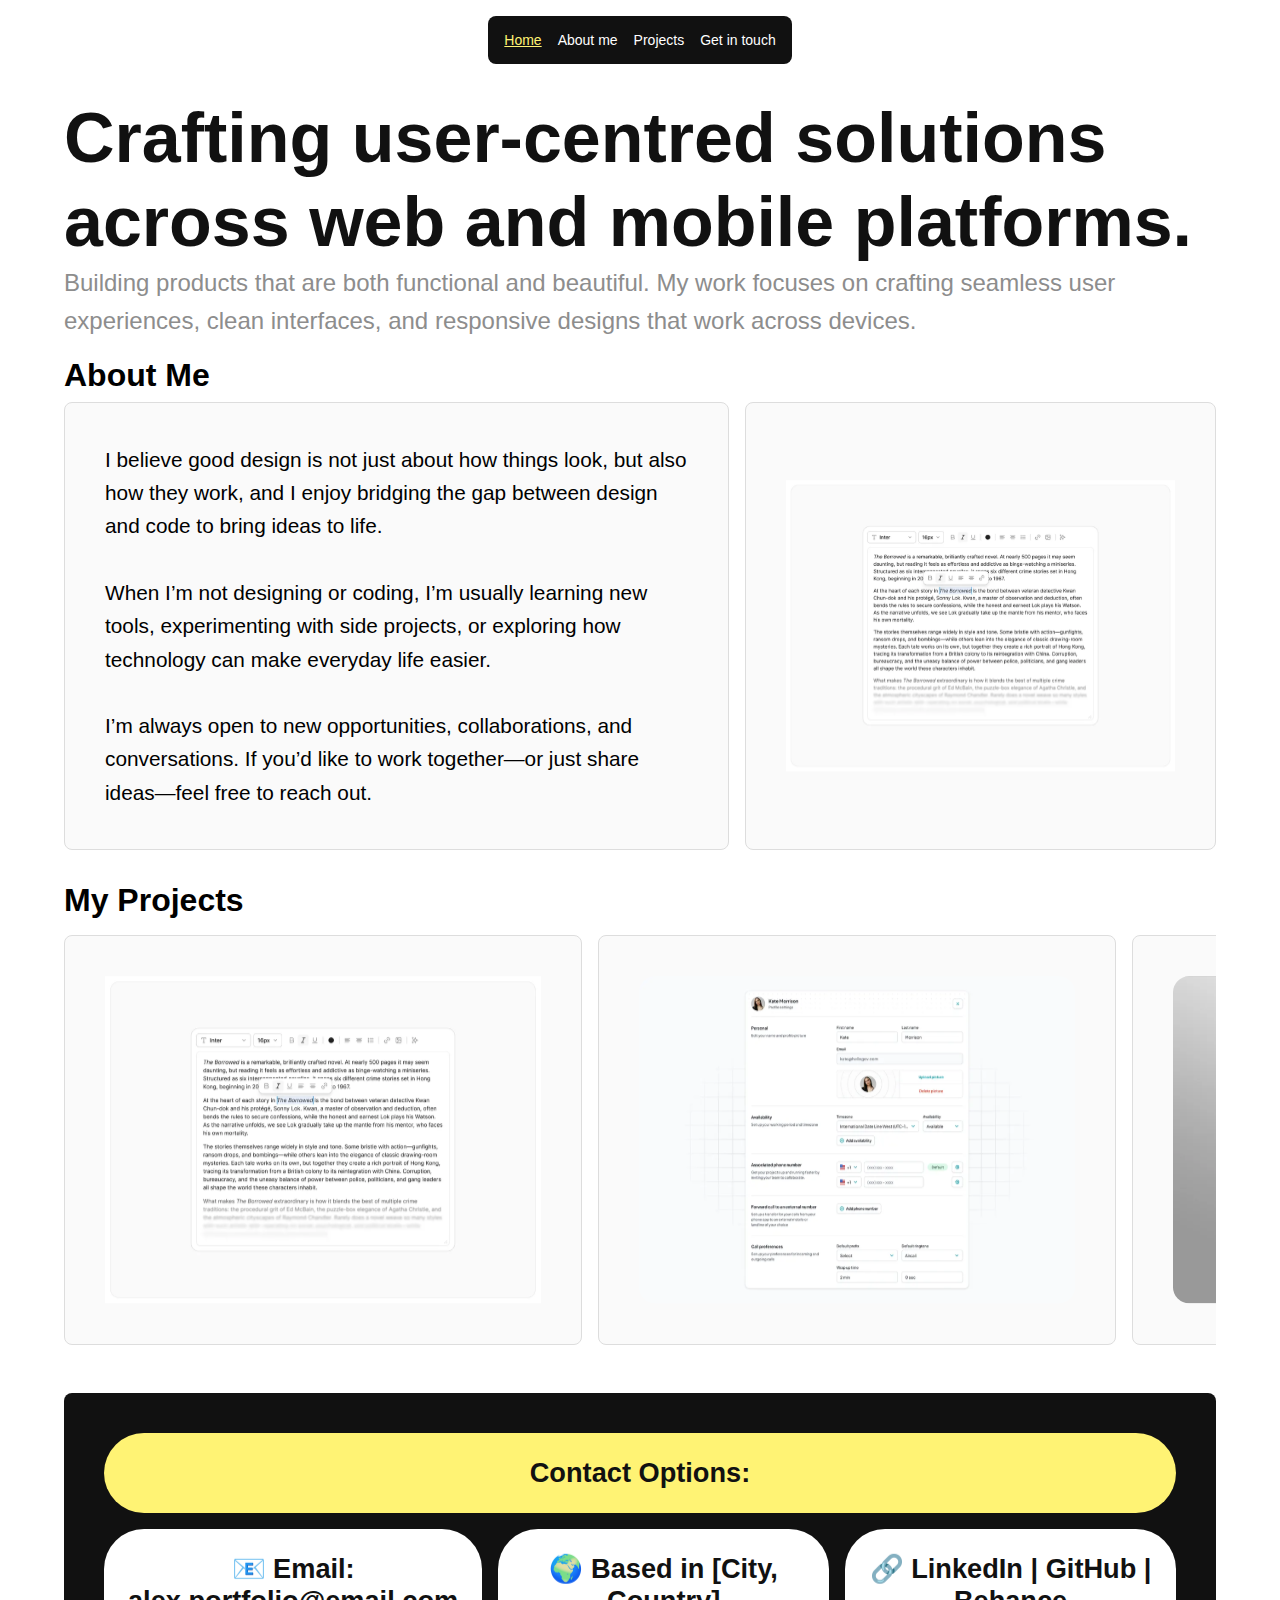
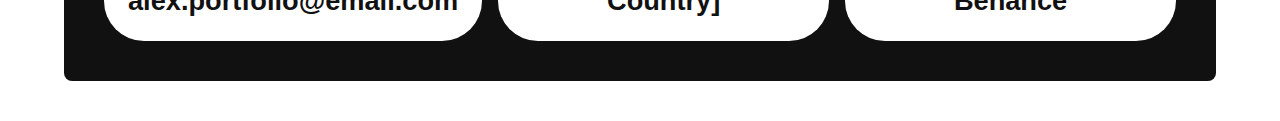
<file: Task 1/index.html>
<!DOCTYPE html>
<html lang="en">
  <head>
    <meta charset="UTF-8" />
    <meta name="viewport" content="width=device-width, initial-scale=1.0" />
    <title>Portfolio Website</title>
    <link rel="stylesheet" href="style.css" />
    <link rel="preconnect" href="https://fonts.googleapis.com" />
  </head>
  <body>
    <div class="navigation-container">
      <div class="Navigation">
        <a href="#" class="active-nav-link">Home</a>
        <a href="#">About me</a>
        <a href="#">Projects</a>
        <a href="#">Get in touch</a>
      </div>
    </div>

    <div class="Hero-content">
      <div class="hero-text">
        <div class="header-hero-text">
          Crafting user-centred solutions across web and mobile platforms.
        </div>
        <div class="body-hero-text">
          Building products that are both functional and beautiful. My work
          focuses on crafting seamless user experiences, clean interfaces, and
          responsive designs that work across devices.
        </div>
      </div>
    </div>

    <div class="About-section">
      <div class="about-header">About Me</div>

      <div class="actual-contents">
        <div class="Left-About-container">
          I believe good design is not just about how things look, but also how
          they work, and I enjoy bridging the gap between design and code to
          bring ideas to life. <br />
          <br />
          When I’m not designing or coding, I’m usually learning new tools,
          experimenting with side projects, or exploring how technology can make
          everyday life easier. <br />
          <br />

          I’m always open to new opportunities, collaborations, and
          conversations. If you’d like to work together—or just share ideas—feel
          free to reach out.
        </div>

        <div class="Right-About-container">
          <div id="slider">
            <figure>
              <img src="./1.svg" alt="" />
              <img src="./2.svg" alt="" />
              <img src="./3.svg" alt="" />
              <img src="./4.svg" alt="" />
            </figure>
          </div>
        </div>
      </div>
    </div>

    <div class="my-projects-section">
      <div class="project-header">My Projects</div>

      <div class="Project-cards">
        <div class="project-1">
          <img src="./1.svg" alt="" />
        </div>

        <div class="project-1">
          <img src="./2.svg" alt="" />
        </div>

        <div class="project-1">
          <img src="./3.svg" alt="" />
        </div>

        <div class="project-1">
          <img src="./4.svg" alt="" />
        </div>
      </div>
    </div>

    <div class="footer">
      <div class="footer-content">
        <div class="contact-card">Contact Options:</div>

        <div class="Details">
          <div class="detail-1">📧 Email: alex.portfolio@email.com</div>

          <div class="detail-1">🌍 Based in [City, Country]</div>

          <div class="detail-1">🔗 LinkedIn | GitHub | Behance</div>
        </div>
      </div>
    </div>
  </body>
</html>
</file>
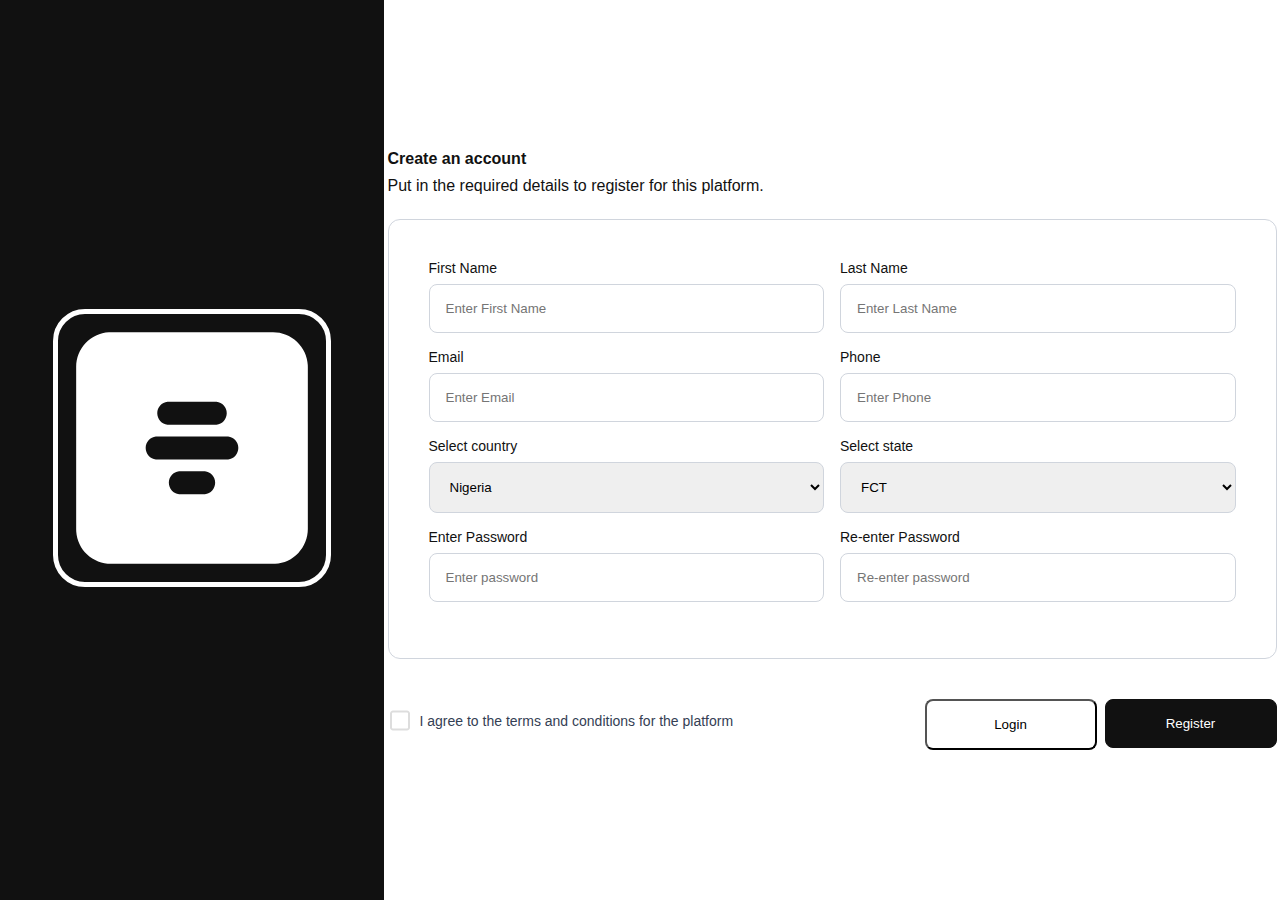
<file: Task 3/index.html>
<!DOCTYPE html>
<html lang="en">
  <head>
    <meta charset="UTF-8" />
    <meta name="viewport" content="width=device-width, initial-scale=1.0" />
    <title>Authentication</title>
    <link rel="stylesheet" href="styles.css" />
    <link rel="preconnect" href="https://fonts.googleapis.com" />
  </head>
  <body>
    <div class="Main-container">
      <div class="Authentication-section">
        <div class="left-section">
          <div class="img-section">
            <img src="./Authenitcation page/Logo..svg" alt="" />
          </div>
        </div>

        <div class="right-section">
          <div class="input-field-sections">
            <div class="header-texts">
              <div class="title">Create an account</div>
              <div class="body">
                Put in the required details to register for this platform.
              </div>
            </div>

            <div class="input-box">
              <div class="sets">
                <div class="sett">
                  <label for="first-name">First Name</label>
                  <input type="text" placeholder="Enter First Name" />
                </div>

                <div class="sett">
                  <label for="last-name">Last Name</label>
                  <input type="text" placeholder="Enter Last Name" />
                </div>
              </div>

              <div class="sets">
                <div class="sett">
                  <label for="email">Email</label>
                  <input type="text" placeholder="Enter Email" />
                </div>

                <div class="sett">
                  <label for="Phone">Phone</label>
                  <input type="text" placeholder="Enter Phone" />
                </div>
              </div>

              <div class="sets">
                <div class="sett">
                  <label for="Select country">Select country</label>
                  <select name="country" id="country">
                    <option value="usa">Nigeria</option>
                    <option value="canada">UK</option>
                    <option value="uk">Canada</option>
                  </select>
                </div>

                <div class="sett">
                  <label for="state">Select state</label>
                  <select name="state" id="state">
                    <option value="FCT">FCT</option>
                    <option value="Delta">Delta</option>
                    <option value="Edo State">Edo State</option>
                  </select>
                </div>
              </div>

              <div class="sets">
                <div class="sett">
                  <label for="password">Enter Password</label>
                  <input type="password" placeholder="Enter password" />
                </div>

                <div class="sett">
                  <label for="password">Re-enter Password</label>
                  <input type="password" placeholder="Re-enter password" />
                </div>
              </div>
            </div>

            <div class="agree-and-move">
              <div class="agree-section">
                <div class="checkbox">
                  <img
                    src="./Authenitcation page/Authenitcation page/check.svg"
                    alt=""
                  />

                  <div class="text">
                    I agree to the terms and conditions for the platform
                  </div>
                </div>
              </div>

              <div class="buttons">
                <div class="secondarybtn">
                  <button class="secondary">Login</button>
                </div>

                <div class="primarybtn">
                  <button class="primary">Register</button>
                </div>
              </div>
            </div>
          </div>
        </div>
      </div>
    </div>
  </body>
</html>
</file>
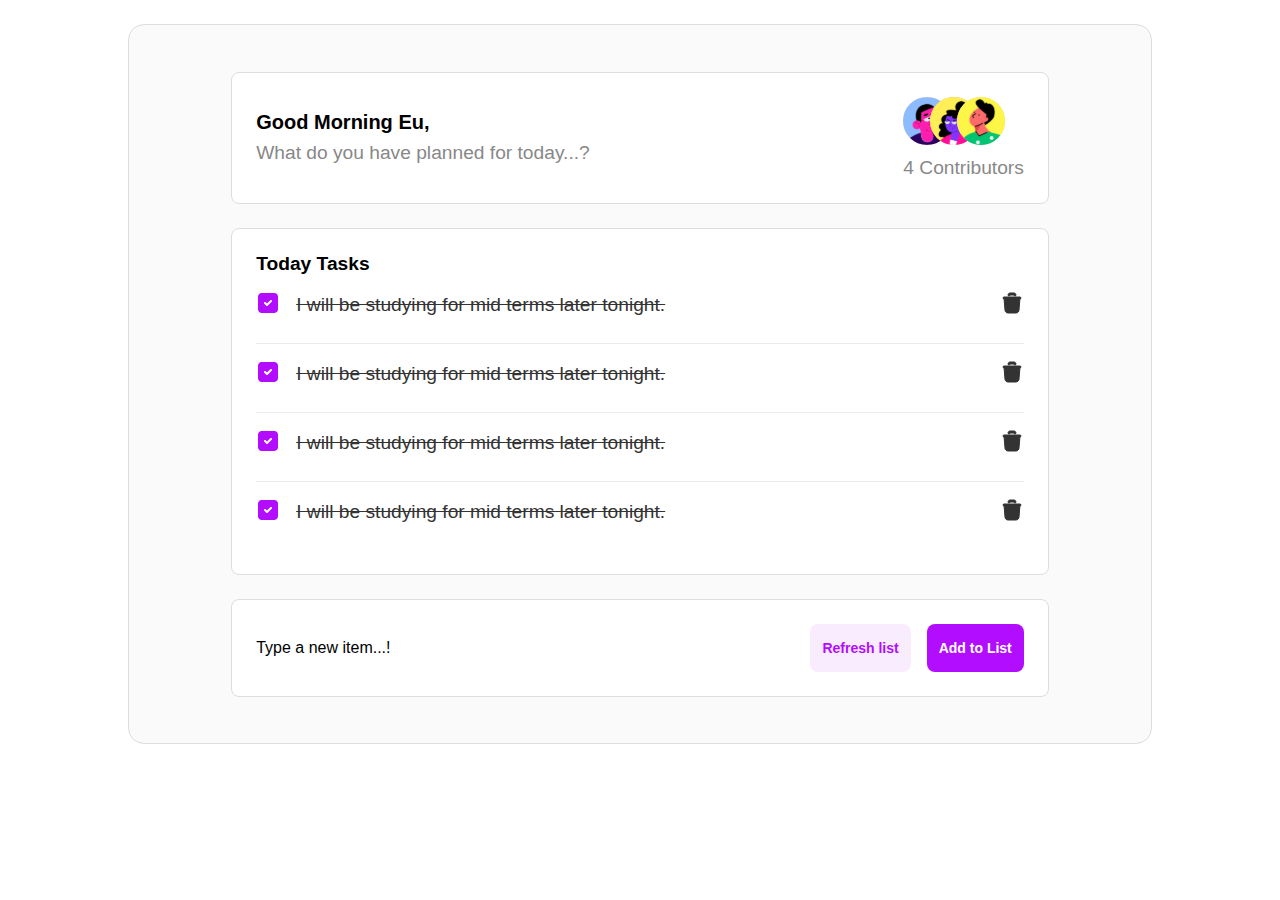
<file: Task 4/index.html>
<!DOCTYPE html>
<html lang="en">
  <head>
    <meta charset="UTF-8" />
    <meta name="viewport" content="width=device-width, initial-scale=1.0" />
    <title>TODO List Page</title>
    <link rel="stylesheet" href="styles.css" />
    <link rel="preconnect" href="https://fonts.googleapis.com" />
  </head>
  <body>
    <div class="main-main-container">
      <div class="main-container">
        <div class="top-section">
          <div class="left-side">
            <div class="left-header">Good Morning Eu,</div>

            <div class="left-body">What do you have planned for today...?</div>
          </div>

          <div class="right-side">
            <div class="right-top">
              <img src="./Avatars.svg" alt="" />
            </div>

            <div class="right-bottom">4 Contributors</div>
          </div>
        </div>

        <div class="middle-section">
          <div class="header-section">Today Tasks</div>

          <div class="list-items">
            <div class="all-lists">
              <div class="left-part">
                <div class="icon">
                  <img src="./Check.svg" alt="" />
                </div>

                <div class="item-text">
                  I will be studying for mid terms later tonight.
                </div>
              </div>

              <div class="right-part">
                <div class="delete-icon">
                  <img src="./delete.svg" alt="" />
                </div>
              </div>
            </div>

            <div class="all-lists">
              <div class="left-part">
                <div class="icon">
                  <img src="./Check.svg" alt="" />
                </div>

                <div class="item-text">
                  I will be studying for mid terms later tonight.
                </div>
              </div>

              <div class="right-part">
                <div class="delete-icon">
                  <img src="./delete.svg" alt="" />
                </div>
              </div>
            </div>

            <div class="all-lists">
              <div class="left-part">
                <div class="icon">
                  <img src="./Check.svg" alt="" />
                </div>

                <div class="item-text">
                  I will be studying for mid terms later tonight.
                </div>
              </div>

              <div class="right-part">
                <div class="delete-icon">
                  <img src="./delete.svg" alt="" />
                </div>
              </div>
            </div>

            <div class="all-lists-last">
              <div class="left-part">
                <div class="icon">
                  <img src="./Check.svg" alt="" />
                </div>

                <div class="item-text">
                  I will be studying for mid terms later tonight.
                </div>
              </div>

              <div class="right-part">
                <div class="delete-icon">
                  <img src="./delete.svg" alt="" />
                </div>
              </div>
            </div>
          </div>
        </div>

        <div class="text-and-bottom">
          <div class="left-for-text">
            <div class="left-for-text">Type a new item...!</div>
          </div>

          <div class="right-for-buttons">
            <div class="buttons">
              <button class="secondary">Refresh list</button>
              <button class="primary">Add to List</button>
            </div>
          </div>
        </div>
      </div>
    </div>
  </body>
</html>
</file>
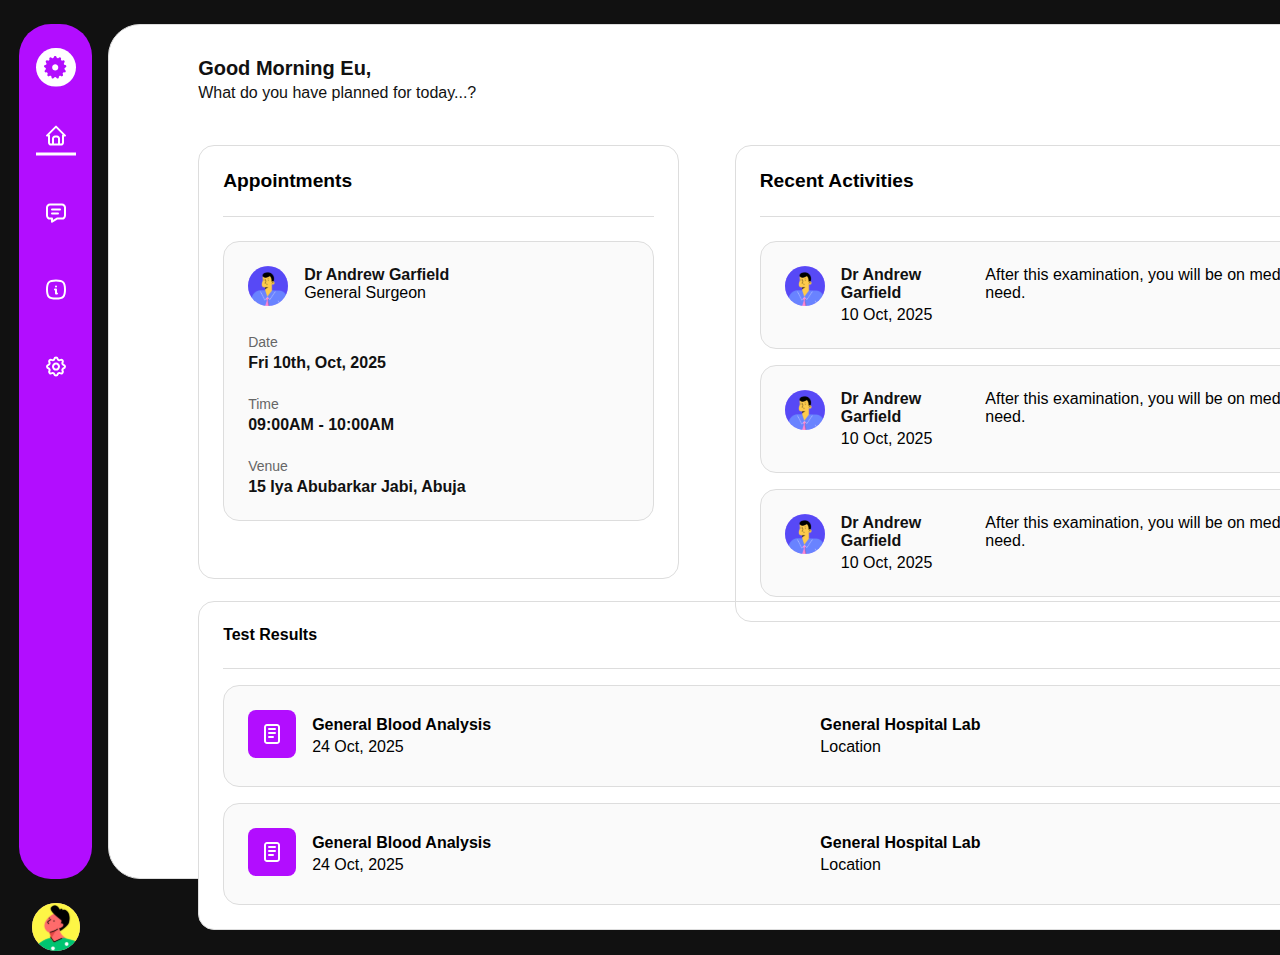
<file: Task 5/index.html>
<!DOCTYPE html>
<html lang="en">
  <head>
    <meta charset="UTF-8" />
    <meta name="viewport" content="width=device-width, initial-scale=1.0" />
    <title>Medical Page</title>
    <link rel="preconnect" href="https://fonts.googleapis.com" />
    <link rel="stylesheet" href="styles.css" />
  </head>
  <body>
    <div class="Main-container">
      <div class="core">
        <div class="side-bar">
          <div class="top-and-middle">
            <div class="top-icons">
              <div class="logo">
                <img src="Logo.svg" alt="" />
              </div>
            </div>

            <div class="middle-icons">
              <div class="home">
                <img src="Active Ho,e.svg" alt="" />
              </div>

              <div class="message">
                <img src="Message.svg" alt="" />
              </div>

              <div class="info">
                <img src="Info.svg" alt="" />
              </div>

              <div class="settings">
                <img src="Settings.svg" alt="" />
              </div>
            </div>
          </div>

          <div class="bottom">
            <div class="profile-icon">
              <img src="Profile.svg" alt="" />
            </div>
          </div>
        </div>

        <div class="dashboard">
          <div class="inner-contents">
            <div class="text">
              <div class="left-for-text">
                <div class="left-header">Good Morning Eu,</div>

                <div class="left-body">
                  What do you have planned for today...?
                </div>
              </div>

              <div class="right-for-CTA">
                <div class="search">
                  <img src="search-color.svg" alt="" />
                </div>

                <div class="appointment-bu">
                  <button>Book an appointment</button>
                </div>
              </div>
            </div>

            <div class="middle-dashboard">
              <div class="middle-left">
                <div class="appointments">
                  <div class="appointments-header">Appointments</div>

                  <div class="appointment-cards">
                    <div class="card1">
                      <div class="group-date-time-venue">
                        <div class="avatar-and-name">
                          <div class="avatar">
                            <img src="avatar.svg" alt="" />
                          </div>

                          <div class="doc-name">
                            <div class="name">Dr Andrew Garfield</div>

                            <div class="JD">General Surgeon</div>
                          </div>
                        </div>
                        <div class="date-and-time">
                          <div class="date">
                            <div class="date-tag">Date</div>
                            <div class="date-value">Fri 10th, Oct, 2025</div>
                          </div>

                          <div class="time">
                            <div class="time-tag">Time</div>

                            <div class="time-value">09:00AM - 10:00AM</div>
                          </div>
                        </div>

                        <div class="venue">
                          <div class="venue-tag">Venue</div>

                          <div class="venue-value">
                            15 Iya Abubarkar Jabi, Abuja
                          </div>
                        </div>
                      </div>
                    </div>
                  </div>
                </div>
              </div>

              <div class="middle-right">
                <div class="Recent-activities">
                  <div class="recent-header">Recent Activities</div>

                  <div class="block-of-activity">
                    <div class="activity1">
                      <div class="activity-cards">
                        <div class="first-card">
                          <div class="activity-left">
                            <div class="avatar-name-date">
                              <div class="avatar-block">
                                <img src="avatar.svg" alt="" />
                              </div>

                              <div class="name-date-block">
                                <div class="name-block">Dr Andrew Garfield</div>

                                <div class="date-block">10 Oct, 2025</div>
                              </div>
                            </div>
                          </div>

                          <div class="activity-right">
                            After this examination, you will be on medications
                            for the next couple of weeks. That and rest is all
                            you need.
                          </div>
                        </div>
                      </div>
                    </div>

                    <div class="activity1">
                      <div class="activity-cards">
                        <div class="first-card">
                          <div class="activity-left">
                            <div class="avatar-name-date">
                              <div class="avatar-block">
                                <img src="avatar.svg" alt="" />
                              </div>

                              <div class="name-date-block">
                                <div class="name-block">Dr Andrew Garfield</div>

                                <div class="date-block">10 Oct, 2025</div>
                              </div>
                            </div>
                          </div>

                          <div class="activity-right">
                            After this examination, you will be on medications
                            for the next couple of weeks. That and rest is all
                            you need.
                          </div>
                        </div>
                      </div>
                    </div>

                    <div class="activity1">
                      <div class="activity-cards">
                        <div class="first-card">
                          <div class="activity-left">
                            <div class="avatar-name-date">
                              <div class="avatar-block">
                                <img src="avatar.svg" alt="" />
                              </div>

                              <div class="name-date-block">
                                <div class="name-block">Dr Andrew Garfield</div>

                                <div class="date-block">10 Oct, 2025</div>
                              </div>
                            </div>
                          </div>

                          <div class="activity-right">
                            After this examination, you will be on medications
                            for the next couple of weeks. That and rest is all
                            you need.
                          </div>
                        </div>
                      </div>
                    </div>
                  </div>
                </div>
              </div>
            </div>

            <div class="last-dashboard">
              <div class="test-results">
                <div class="test-result-header">Test Results</div>

                <div class="result1">
                  <div class="icon-and-name">
                    <div class="icon">
                      <img src="test icon.svg" alt="" />
                    </div>

                    <div class="name-and-date">
                      <div class="name1">General Blood Analysis</div>

                      <div class="date-test">24 Oct, 2025</div>
                    </div>
                  </div>

                  <div class="location-name-value">
                    <div class="name1">General Hospital Lab</div>

                    <div class="location-value">Location</div>
                  </div>

                  <div class="name1">
                    <div class="status">In progress</div>

                    <div class="status-value">Status</div>
                  </div>

                  <div class="action">
                    <img src="tabler-icon-eye.svg" alt="" />
                  </div>
                </div>

                <div class="result1">
                  <div class="icon-and-name">
                    <div class="icon">
                      <img src="test icon.svg" alt="" />
                    </div>

                    <div class="name-and-date">
                      <div class="name1">General Blood Analysis</div>

                      <div class="date-test">24 Oct, 2025</div>
                    </div>
                  </div>

                  <div class="location-name-value">
                    <div class="name1">General Hospital Lab</div>

                    <div class="location-value">Location</div>
                  </div>

                  <div class="name1">
                    <div class="status">In progress</div>

                    <div class="status-value">Status</div>
                  </div>

                  <div class="action">
                    <img src="tabler-icon-eye.svg" alt="" />
                  </div>
                </div>
              </div>
            </div>
          </div>
        </div>
      </div>
    </div>
  </body>
</html>
</file>
<file: Task 1/style.css>
body {
  font-family: "Inter", sans-serif;
  font-optical-sizing: auto;
  font-weight: 100 – 900;
  font-style: normal;
}

* {
  margin: 0;
  padding: 0;
}

.Navigation {
  padding: 16px;
  display: flex;
  flex-direction: row;
  gap: 16px;
  background-color: #111;
  color: white;
  border-radius: 8px;
  justify-content: center;
  width: fit-content;
  font-size: 0.875rem;
}

.navigation-container {
  display: flex;
  justify-content: center;
  margin-top: 16px;
  position: sticky;
}

a {
  text-decoration: none;
  color: white;
}

.active-nav-link {
  color: #fff374;
  text-decoration: underline;
}

.header-hero-text {
  font-size: 4.375rem;
  font-weight: 700;
  line-height: 120%;
  margin-top: 32px;
  margin-left: 5%;
  margin-right: 5%;
  color: #111111;
}

.body-hero-text {
  font-size: 1.5rem;
  font-weight: 300;
  color: #8d8d8d;
  line-height: 160%;
  margin-left: 5%;
  margin-right: 5%;
}

.About-section {
  margin-left: 5%;
  margin-right: 5%;
  margin-top: 16px;
}

.about-header {
  font-size: 2rem;
  font-weight: 700;
  margin-bottom: 8px;
}

.Left-About-container {
  width: 60%;
  background-color: #fafafa;
  border: 1px solid #ddd;
  border-radius: 8px;
  padding: 40px;
  line-height: 160%;
  font-size: 1.3rem;
  font-weight: 300;
}

.Right-About-container {
  width: 40%;
  background-color: #fafafa;
  border: 1px solid #ddd;
  border-radius: 8px;
  padding: 40px;
  display: flex;
  justify-content: center;
  align-items: center;
}

.actual-contents {
  display: flex;
  flex-direction: row;
  gap: 16px;
}

#slider figure img {
  float: left;
  width: 20%;
}

#slider {
  overflow: hidden;
}

#slider figure {
  position: relative;
  width: 500%;
  margin: 0;
  left: 0;
  animation: slider 15s infinite;
}

@keyframes slider {
  0% {
    left: 0%;
  }
  20% {
    left: 0%;
  }
  25% {
    left: -100%;
  }
  45% {
    left: -100%;
  }
  50% {
    left: -200%;
  }
  70% {
    left: -200%;
  }
  75% {
    left: -300%;
  }
  95% {
    left: -300%;
  }
  100% {
    left: -400%;
  }
}

.my-projects-section {
  margin-left: 5%;
  margin-right: 5%;
  margin-top: 32px;
}

.project-header {
  font-size: 2rem;
  font-weight: 700;
  margin-bottom: 16px;
}

.project-1 {
  padding: 40px;
  background-color: #fafafa;
  border: 1px solid #ddd;
  border-radius: 8px;
  margin-bottom: 16px;
  display: flex;
  flex-direction: row;
  gap: 16px;
}

.Project-cards {
  display: flex;
  flex-direction: row;
  gap: 16px;
  overflow-x: auto;
}

.footer {
  display: flex;
  margin-left: 5%;
  margin-right: 5%;
  margin-top: 32px;
  padding: 40px;
  background-color: #111;
  color: white;
  border-radius: 8px;
  margin-bottom: 40px;
}

.footer-content {
  width: 100%;
  display: flex;
  flex-direction: column;
  column-gap: 16px;
  justify-content: space-between;
  align-items: center;
}

.contact-card {
  width: stretch;
  background-color: #fff374;
  color: #111;
  padding: 24px;
  border-radius: 40px;
  font-size: 1.7rem;
  font-weight: 700;
  text-align: center;
}

.detail-1 {
  width: stretch;
  background-color: white;
  color: #111;
  padding: 24px;
  border-radius: 40px;
  font-size: 1.7rem;
  font-weight: 700;
  margin-top: 16px;
  text-align: center;
  text-size-adjust: auto;
}

.Details {
  display: flex;
  flex-direction: row;
  gap: 16px;
}
</file>
<file: Task 3/styles.css>
* {
  margin: 0;
  padding: 0;
  box-sizing: border-box;
}

body {
  font-family: "Inter", sans-serif;
  font-optical-sizing: auto;
  font-weight: 100 – 900;
  font-style: normal;
}

.Authentication-section {
  display: flex;
  flex-direction: row;
  height: 100vh;
  width: 100vw;
}

.left-section {
  background-color: #111;
  width: 30%;
  display: flex;
  justify-content: center;
  align-items: center;
}

.input-field-sections {
  display: flex;
  flex-direction: column;
  justify-content: center;
}

.right-section {
  background-color: white;
  width: 70%;
  display: flex;
  justify-content: center;
  align-items: center;
}

.title {
  font-size: 1rem;
  font-weight: 600;
  color: #111;
  margin-bottom: 8px;
}

.body {
  font-size: 1rem;
  font-weight: 300;
  color: #111;
  margin-bottom: 24px;
  line-height: 120%;
}

label {
  font-size: 0.875rem;
  font-weight: 500;
  color: #111;
  margin-bottom: 8px;
}

input {
  padding: 16px 16px;
  border-radius: 8px;
  border: 1px solid #d0d5dd;
  /* width: 50%; */
}

.sets {
  display: flex;
  flex-direction: row;
  gap: 16px;
  margin-bottom: 16px;
}

.sett {
  display: flex;
  flex-direction: column;
  width: 24.71875rem;
}

select {
  padding: 16px 16px;
  border-radius: 8px;
  border: 1px solid #d0d5dd;
}

.input-box {
  padding: 40px;
  border: 1px solid #d0d5dd;
  border-radius: 12px;
}

.agree-and-move {
  display: flex;
  flex-direction: row;
  align-items: center;
  gap: 8px;
  margin-top: 16px;
  justify-content: space-between;
}

.agree-section {
  display: flex;
  flex-direction: row;

  gap: 4px;
  font-size: 0.875rem;
  font-weight: 400;
  color: #344054;
  margin-top: 16px;
}

.checkbox {
  display: flex;
  flex-direction: row;
  align-items: center;
  gap: 8px;
}

.buttons {
  display: flex;
  flex-direction: row;
  gap: 8px;
  margin-top: 24px;
}

.secondary {
  padding: 16px 20px;
  border-radius: 8px;
  background-color: white;
  width: 10.75rem;
}

.primary {
  padding: 16px 20px;
  border-radius: 8px;
  background-color: #111;
  color: white;
  border: 1px solid #111;
  width: 10.75rem;
}
</file>
<file: Task 4/styles.css>
* {
  padding: 0;
  margin: 0;
  box-sizing: border-box;
}

body {
  font-family: "Open Sans", sans-serif;
  font-optical-sizing: auto;
  font-weight: 300 – 800;
  font-style: normal;
  font-variation-settings: "wdth" 100;
}

.main-main-container {
  display: flex;
  justify-content: center;
  align-items: center;
}
.main-container {
  display: flex;
  flex-direction: column;
  justify-content: center;
  align-items: center;
  background-color: #fafafa;
  margin-top: 24px;
  height: 80vh;
  width: 80vw;
  border-radius: 16px;
  border: 1px solid #ddd;
  padding-top: 24px;
  padding-bottom: 24px;
}

.top-section {
  display: flex;
  flex-direction: row;
  justify-content: space-between;
  align-items: center;
  gap: 16px;
  margin-bottom: 24px;
  background-color: white;
  padding: 24px;
  width: 80%;
  border-radius: 8px;
  border: 1px solid #ddd;
}

.left-header {
  font-size: 1.25rem;
  font-weight: 600;
  margin-bottom: 8px;
}

.left-body {
  font-size: 1.2rem;
  font-weight: 300;
  color: #888;
}

.right-bottom {
  font-size: 1.2rem;
  font-weight: 300;
  color: #888;
  margin-top: 8px;
}

.middle-section {
  display: flex;
  flex-direction: column;
  align-items: center;
  margin-bottom: 24px;
  background-color: white;
  width: 80%;
  border-radius: 8px;
  border: 1px solid #ddd;

  padding: 24px;
}

.all-lists {
  display: flex;
  flex-direction: row;
  justify-content: space-between;
  width: 100%;
  padding-bottom: 24px;
  border-bottom: #ebebeb 1px solid;
}

.left-part {
  display: flex;
  align-items: center;
  gap: 16px;
}

.list-items {
  width: 100%;
  display: flex;
  flex-direction: column;
  gap: 16px;
  justify-content: space-between;
}

.header-section {
  width: 100%;
  /* margin-left: 20%; */
  margin-bottom: 16px;
  font-size: 1.2rem;
  font-weight: 600;
}

.item-text {
  font-size: 1.2rem;
  font-weight: 300;
  color: #333;
  text-decoration: line-through;
  margin-right: 40px;
}

.text-and-bottom {
  background-color: white;
  padding: 24px;
  border: 1px solid #ddd;
  border-radius: 8px;
  width: 80%;
  display: flex;
  /* gap: 16px; */
  flex-direction: row;
  justify-content: space-between;
  align-items: center;
}

.primary {
  padding: 16px 12px;
  background-color: #b20dff;
  color: white;
  border: none;
  border-radius: 8px;
  font-size: 0.875rem;
  font-weight: 600;
}

.secondary {
  padding: 16px 12px;
  background-color: #f9ecfe;
  color: #b20dff;
  border: none;
  border-radius: 8px;
  font-size: 0.875rem;
  font-weight: 600;
}

.buttons {
  display: flex;
  gap: 16px;
}

.all-lists-last {
  display: flex;
  flex-direction: row;
  justify-content: space-between;
  width: 100%;
  padding-bottom: 24px;
  border: none;
}
</file>
<file: Task 5/styles.css>
* {
  margin: 0;
  padding: 0;
  box-sizing: border-box;
}

body {
  font-family: "Inter Tight", sans-serif;
  font-optical-sizing: auto;
  font-weight: 100 – 900;
  font-style: normal;
  background-color: #111111;
}

.side-bar {
  width: 4.625rem;
  height: 95vh;
  background-color: #b20dff;
  border-radius: 32px;
  border: none;
  /* margin-top: 16px; */
  /* margin-bottom: 16px; */
  margin-left: 1%;
  display: flex;
  flex-direction: column;
  align-items: center;
  padding-top: 1.5rem;
  gap: 32rem;
}

.dashboard {
  width: 1800px;
  height: 95vh;
  background-color: white;
  border: 1px solid #ddd;
  border-radius: 32px;
}

.core {
  display: flex;
  flex-direction: row;
  gap: 1rem;
}

.Main-container {
  display: flex;
  flex-direction: row;
  align-items: center;
  margin-top: 24px;
}

.top-and-middle {
  display: flex;
  flex-direction: column;
  gap: 1.5rem;
}

.middle-icons {
  display: flex;
  flex-direction: column;
  gap: 2rem;
}

.text {
  display: flex;
  flex-direction: row;
  justify-content: space-between;
  margin-left: 5%;
  margin-right: 5%;
  margin-bottom: 40px;
  margin-top: 32px;
}

.left-header {
  font-size: 1.25rem;
  font-weight: 600;
  color: #111111;
  margin-bottom: 4px;
}

.left-body {
  font-size: 1rem;
  font-weight: 400;
  color: #111;
}

.right-for-CTA {
  display: flex;
  flex-direction: row;
  align-items: center;
  gap: 1rem;
}

button {
  padding: 16px 12px;
  border-radius: 12px;
  border: none;
  background-color: #b20dff;
  color: white;
  font-size: 0.875rem;
  font-weight: 600;
}

.search {
  border: 1px solid #b20dff;
  border-radius: px;
  display: flex;
  flex-direction: row;
  align-items: center;
  height: 48px;
  border-radius: 12px;
  padding: 0 12px;
}

.appointments {
  /* width: 25%; */
  border: 1px solid #ddd;
  border-radius: 16px;
  /* margin-left: 5%; */
  /* margin-right: 5%; */
  padding: 24px;
  height: 434px;
}

.appointments-header {
  font-size: 1.2rem;
  font-weight: 600;
  margin-bottom: 24px;
  border-bottom: 1px solid #ddd;
  padding-bottom: 24px;
}

.avatar-and-name {
  display: flex;
  flex-direction: row;
  gap: 16px;
  margin-bottom: 24px;
}

.name {
  font-size: 1rem;
  font-weight: 600;
  color: #111111;
}

.date-and-time {
  display: flex;
  flex-direction: column;
  gap: 24px;
  justify-content: space-between;
  margin-bottom: 24px;
}

.date-tag {
  font-size: 0.875rem;
  font-weight: 400;
  color: #666666;
  margin-bottom: 4px;
}

.date-value {
  font-size: 1rem;
  font-weight: 600;
  color: #111111;
}

.time-tag {
  font-size: 0.875rem;
  font-weight: 400;
  color: #666666;
  margin-bottom: 4px;
}

.time-value {
  font-size: 1rem;
  font-weight: 600;
  color: #111111;
}

.venue-tag {
  font-size: 0.875rem;
  font-weight: 400;
  color: #666666;
  margin-bottom: 4px;
}

.venue-value {
  font-size: 1rem;
  font-weight: 600;
  color: #111111;
}

.Recent-activities {
  /* width: 65%; */
  border: 1px solid #ddd;
  border-radius: 16px;
  margin-left: 5%;
  /* margin-right: 5%; */
  padding: 24px;
}

.middle-dashboard {
  display: flex;
  justify-content: space-between;
  flex-direction: row;
  margin-left: 5%;
  margin-right: 5%;
  height: 216px;
}

.middle-right {
  width: 70%;
}

.middle-left {
  width: 30%;
}

.recent-header {
  font-size: 1.2rem;
  font-weight: 600;
  margin-bottom: 24px;
  border-bottom: 1px solid #ddd;
  padding-bottom: 24px;
}

.activity-cards {
  padding: 24px;
  background-color: #fafafa;
  border: 1px solid #ddd;
  border-radius: 16px;
}

.first-card {
  display: flex;
  flex-direction: row;
  justify-content: space-between;
}

.activity-left {
  display: flex;
  flex-direction: row;
}

.avatar-name-date {
  display: flex;
  flex-direction: row;
  gap: 16px;
}

.name-block {
  font-size: 1rem;
  font-weight: 600;
  margin-bottom: 4px;
  color: #111;
}

.block-of-activity {
  display: flex;
  flex-direction: column;
  gap: 16px;
}

.group-date-time-venue {
  background-color: #fafafa;
  padding: 24px;
  border: 1px solid #ddd;
  border-radius: 16px;
}

.last-dashboard {
  width: 90%;
  background-color: white;
  border: 1px solid #ddd;
  border-radius: 16px;
  margin-left: 5%;
  margin-right: 5%;
  margin-top: 240px;
  padding: 24px;
}

.test-result-header {
  font: 1.2rem;
  font-weight: 600;
  padding-bottom: 24px;
  border-bottom: 1px solid #ddd;
}

.result1 {
  display: flex;
  justify-content: space-between;
  align-items: center;
  margin-top: 16px;
  padding: 24px;
  border: 1px solid #ddd;
  border-radius: 16px;
  background-color: #fafafa;
}

.icon-and-name {
  display: flex;
  flex-direction: row;
  align-items: center;
  gap: 16px;
}

.name1 {
  font-size: 1rem;
  font-weight: 600;
  margin-bottom: 4px;
}
</file>
